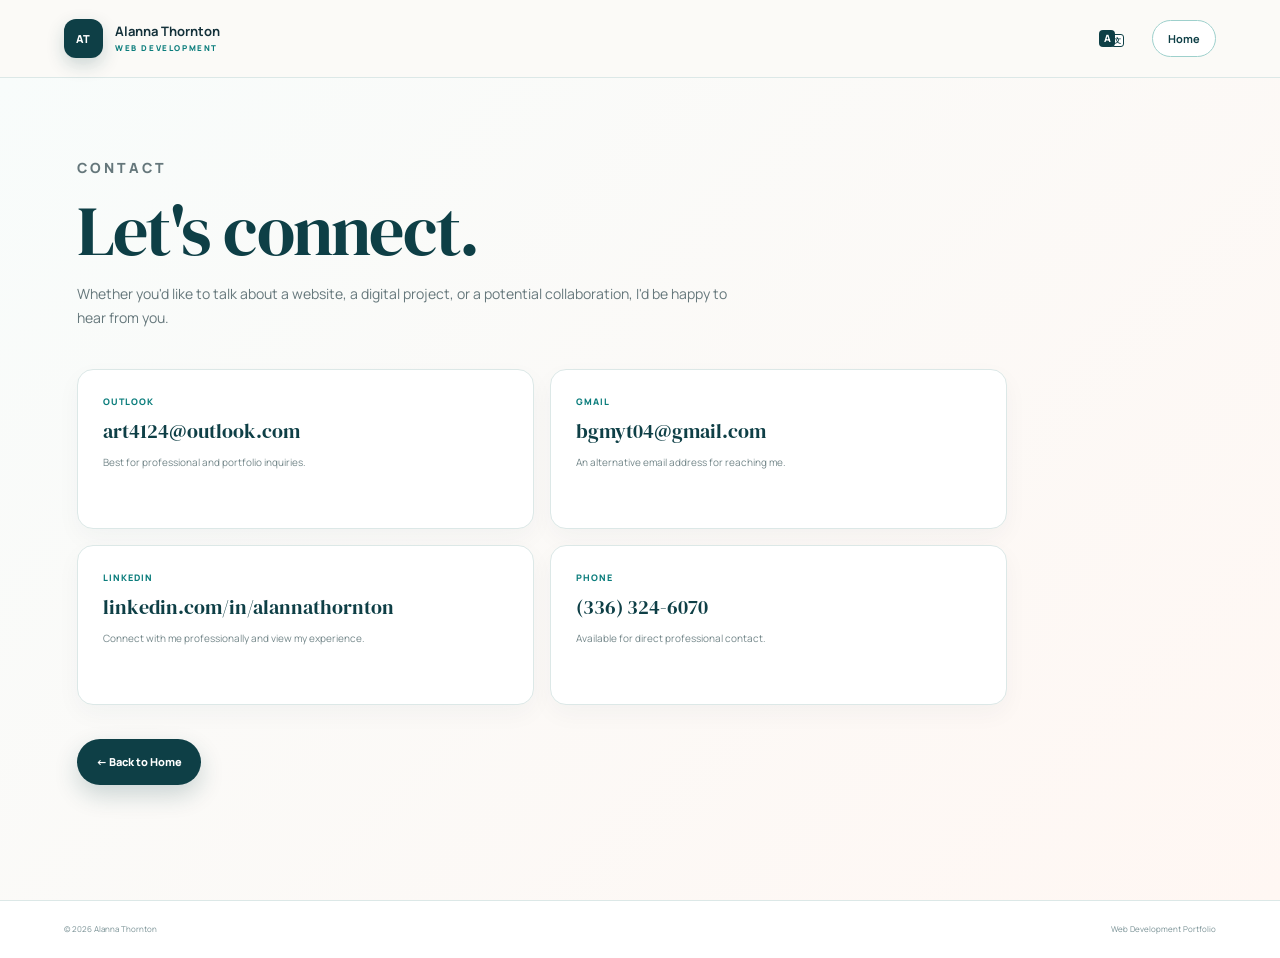
<file: contact.html>
<!DOCTYPE html>
<html lang="en">
<head>
  <meta charset="UTF-8">
  <meta name="viewport" content="width=device-width,initial-scale=1.0">
  <meta http-equiv="Cache-Control" content="no-cache, no-store, must-revalidate">
  <meta http-equiv="Pragma" content="no-cache">
  <meta http-equiv="Expires" content="0">
  <meta name="description" content="Contact Alanna Thornton about web development projects and professional collaboration.">
  <title>Contact | Alanna Thornton</title>
  <link rel="preconnect" href="https://fonts.googleapis.com">
  <link rel="preconnect" href="https://fonts.gstatic.com" crossorigin>
  <link href="https://fonts.googleapis.com/css2?family=DM+Serif+Display&family=Manrope:wght@400;500;600;700;800&display=swap" rel="stylesheet">
  <link rel="stylesheet" href="styles.css?v=3">
  <script src="language.js?v=2" defer></script>
  <script src="script.js?v=3" defer></script>
</head>
<body>
  <a class="skip-link" href="#main" data-i18n="skip">Skip to content</a>

  <header class="site-header">
    <a class="brand" href="index.html" aria-label="Alanna Thornton home">
      <span class="brand-mark">AT</span>
      <span class="brand-copy"><strong>Alanna Thornton</strong><small data-i18n="brandSubtitle">WEB DEVELOPMENT</small></span>
    </a>
    <button class="menu-toggle" type="button" aria-expanded="false" aria-controls="site-nav" aria-label="Open navigation"><span></span><span></span><span></span></button>
    <nav id="site-nav" class="site-nav" aria-label="Main navigation">
      <div class="language-switcher">
        <button class="language-toggle" type="button" aria-label="Change language" aria-haspopup="true" aria-expanded="false"><span class="lang-glyph lang-a">A</span><span class="lang-glyph lang-char">文</span></button>
        <div class="language-menu" role="menu">
          <button type="button" data-lang="en">English</button>
          <button type="button" data-lang="es">Español</button>
          <button type="button" data-lang="ko">한국어</button>
        </div>
      </div>
      <a class="nav-contact" href="index.html" data-i18n="home">Home</a>
    </nav>
  </header>

  <main id="main" class="contact-page">
    <section class="contact-intro reveal">
      <p class="section-kicker" data-i18n="contactKicker">CONTACT</p>
      <h1 data-i18n="contactTitle">Let's connect.</h1>
      <p data-i18n="contactIntro">Whether you'd like to talk about a website, a digital project, or a potential collaboration, I'd be happy to hear from you.</p>
    </section>

    <section class="contact-grid reveal" aria-label="Contact options">
      <article class="contact-card">
        <span data-i18n="outlookLabel">Outlook</span>
        <a href="mailto:art4124@outlook.com">art4124@outlook.com</a>
        <p data-i18n="outlookNote">Best for professional and portfolio inquiries.</p>
      </article>
      <article class="contact-card">
        <span data-i18n="gmailLabel">Gmail</span>
        <a href="mailto:bgmyt04@gmail.com">bgmyt04@gmail.com</a>
        <p data-i18n="gmailNote">An alternative email address for reaching me.</p>
      </article>
      <article class="contact-card">
        <span data-i18n="linkedinLabel">LinkedIn</span>
        <a href="https://www.linkedin.com/in/alannathornton" target="_blank" rel="noopener noreferrer">linkedin.com/in/alannathornton</a>
        <p data-i18n="linkedinNote">Connect with me professionally and view my experience.</p>
      </article>
      <article class="contact-card">
        <span data-i18n="phoneLabel">Phone</span>
        <a href="tel:+13363246070">(336) 324-6070</a>
        <p data-i18n="phoneNote">Available for direct professional contact.</p>
      </article>
    </section>

    <div class="contact-actions reveal">
      <a class="btn btn-primary" href="index.html"><span data-i18n="backHome">← Back to Home</span></a>
    </div>
  </main>

  <footer>
    <span>© 2026 Alanna Thornton</span>
    <span data-i18n="footerText">Web Development Portfolio</span>
  </footer>
</body>
</html>
</file>
<file: styles.css>
:root{
  --ink:#14313a;
  --deep:#0e3f46;
  --turquoise:#14a6a4;
  --turquoise-dark:#0b7d7c;
  --turquoise-soft:#d9f3f1;
  --aqua:#bce8e5;
  --coral:#ef8f7d;
  --coral-soft:#fde7e0;
  --sand:#f7f3ed;
  --cream:#fbfaf7;
  --white:#ffffff;
  --muted:#65777b;
  --line:#dce8e7;
  --shadow:0 24px 70px rgba(13,74,78,.13);
}

*{box-sizing:border-box}
html{scroll-behavior:smooth}
body{margin:0;background:var(--cream);color:var(--ink);font-family:Manrope,sans-serif;font-size:16px;line-height:1.6}
a{color:inherit}
button,a{font:inherit}
.skip-link{position:absolute;left:-9999px;top:12px;background:#fff;padding:10px 14px;z-index:1000;border-radius:8px}.skip-link:focus{left:12px}
.site-header{position:sticky;top:0;z-index:100;min-height:78px;padding:0 clamp(24px,5vw,72px);display:flex;align-items:center;justify-content:space-between;background:rgba(251,250,247,.92);backdrop-filter:blur(18px);border-bottom:1px solid var(--line)}
.brand{display:flex;align-items:center;gap:12px;text-decoration:none}.brand-mark{width:39px;height:39px;border-radius:12px;background:var(--deep);color:#fff;display:grid;place-items:center;font-size:11px;font-weight:800;letter-spacing:.08em;box-shadow:0 7px 18px rgba(14,63,70,.2)}.brand-copy{display:flex;flex-direction:column;line-height:1.1}.brand-copy strong{font-size:13px}.brand-copy small{font-size:8px;letter-spacing:.2em;color:var(--turquoise-dark);margin-top:5px;font-weight:800}
.site-nav{display:flex;align-items:center;gap:28px}.site-nav>a{font-size:11px;font-weight:700;text-decoration:none;color:#50676c;transition:.2s ease}.site-nav>a:hover{color:var(--turquoise-dark)}.site-nav .nav-contact{border:1px solid #9ed0cc;border-radius:999px;padding:9px 15px;color:var(--deep);background:#fff}.site-nav .nav-contact:hover{background:var(--turquoise-soft)}
.menu-toggle{display:none;background:none;border:0;padding:8px;cursor:pointer}.menu-toggle span{display:block;width:22px;height:2px;background:var(--deep);margin:4px 0}
.language-switcher{position:relative;display:flex;align-items:center}.language-toggle{position:relative;width:25px;height:20px;padding:0;border:0;background:transparent;cursor:pointer}.lang-glyph{position:absolute;display:flex;align-items:center;justify-content:center;font-family:Manrope,sans-serif;font-weight:800;line-height:1}.lang-a{left:0;top:1px;width:16px;height:17px;border-radius:4px;background:var(--deep);color:#fff;font-size:10px;z-index:2}.lang-char{left:12px;top:5px;width:13px;height:13px;border:1.1px solid var(--deep);border-radius:3px;background:#fff;color:var(--deep);font-size:7px;z-index:1}.language-toggle:hover .lang-a,.language-toggle:focus-visible .lang-a{background:var(--turquoise-dark)}.language-toggle:focus-visible{outline:2px solid var(--turquoise);outline-offset:3px;border-radius:4px}.language-menu{position:absolute;top:calc(100% + 12px);left:0;z-index:120;min-width:145px;padding:7px;background:#fff;border:1px solid var(--line);border-radius:10px;box-shadow:0 14px 32px rgba(14,63,70,.14);opacity:0;visibility:hidden;pointer-events:none;transform:translateY(-5px);transition:.18s ease}.language-switcher.open .language-menu{opacity:1;visibility:visible;pointer-events:auto;transform:none}.language-menu button{width:100%;border:0;background:transparent;border-radius:7px;padding:9px 10px;text-align:left;font:600 12px/1.2 Manrope,sans-serif;color:#3d595e;cursor:pointer}.language-menu button:hover,.language-menu button:focus-visible{background:var(--turquoise-soft);outline:none}.language-menu button.active{background:#cdebe8;color:var(--deep);font-weight:800}
.hero{min-height:calc(100vh - 78px);display:grid;grid-template-columns:minmax(0,1fr) minmax(420px,.9fr);align-items:center;gap:4vw;padding:clamp(65px,8vw,115px) clamp(24px,6vw,92px);overflow:hidden;background:linear-gradient(135deg,#fbfaf7 0%,#f5fbfa 58%,#fff4ef 100%)}.hero-copy{max-width:700px}.eyebrow,.section-kicker{font-size:9px;font-weight:800;letter-spacing:.22em;color:var(--turquoise-dark);margin:0 0 20px}.eyebrow{display:flex;align-items:center;gap:10px}.eyebrow span{width:28px;height:1px;background:var(--turquoise)}
.hero h1{font-family:"DM Serif Display",serif;font-weight:400;font-size:clamp(54px,6.8vw,92px);line-height:.95;letter-spacing:-.035em;color:var(--deep);margin:0 0 28px}.hero h1 em{font-style:italic;color:var(--turquoise-dark)}.hero-text{max-width:620px;font-size:16px;line-height:1.75;color:var(--muted);margin:0 0 30px}.hero-actions{display:flex;gap:12px;flex-wrap:wrap}
.btn{display:inline-flex;align-items:center;justify-content:center;gap:9px;min-height:46px;padding:0 19px;border-radius:999px;text-decoration:none;font-size:11px;font-weight:800;transition:.2s ease}.btn-primary{background:var(--deep);color:#fff;box-shadow:0 10px 24px rgba(14,63,70,.2)}.btn-primary:hover{transform:translateY(-2px);background:#12545c}.btn-secondary{border:1px solid #a7cfcb;color:var(--deep);background:rgba(255,255,255,.78)}.btn-secondary:hover{border-color:var(--turquoise);background:#fff}
.hero-meta{display:flex;gap:38px;margin-top:48px;padding-top:24px;border-top:1px solid var(--line);max-width:600px}.hero-meta div{display:flex;flex-direction:column}.hero-meta strong{font-family:"DM Serif Display",serif;font-size:23px;color:var(--deep);font-weight:400}.hero-meta span{font-size:9px;color:#71868a;font-weight:700;letter-spacing:.05em;margin-top:2px}
.hero-visual{position:relative;min-height:600px;display:grid;place-items:center;--visual-orb-one:linear-gradient(145deg,#cfeeea,#9fdcd6);--visual-orb-two:#fde7e0;--visual-code-bg:#113f45;--visual-code-text:#d9eeec;--visual-code-keyword:#81d1ca;--visual-code-string:#f4ad9f;--visual-label:#0b7d7c;--visual-label-border:#dce8e7}
.hero-visual[data-feature-theme="analytics"]{--visual-orb-one:linear-gradient(145deg,#e8dff0,#cdb9d9);--visual-orb-two:#e7eee4;--visual-code-bg:#51345f;--visual-code-text:#eee6f2;--visual-code-keyword:#cbb4d8;--visual-code-string:#b7c9b3;--visual-label:#8750a1;--visual-label-border:#e5dee7}
.hero-visual[data-feature-theme="web"]{--visual-orb-one:linear-gradient(145deg,#cfeeea,#9fdcd6);--visual-orb-two:#fde7e0;--visual-code-bg:#113f45;--visual-code-text:#d9eeec;--visual-code-keyword:#81d1ca;--visual-code-string:#f4ad9f;--visual-label:#0b7d7c;--visual-label-border:#dce8e7}
.hero-visual .orb,.hero-visual .code-card,.hero-visual .floating-label{transition:background .9s ease,background-color .9s ease,color .9s ease,border-color .9s ease,box-shadow .9s ease}.orb{position:absolute;border-radius:50%;filter:blur(1px)}.orb-one{width:390px;height:390px;background:var(--visual-orb-one,linear-gradient(145deg,#cfeeea,#9fdcd6));right:3%;top:12%}.orb-two{width:190px;height:190px;background:var(--visual-orb-two,var(--coral-soft));left:4%;bottom:6%;opacity:.95}.browser-card{position:relative;width:min(520px,88%);background:#fff;border:1px solid var(--feature-border,#d2e4e2);border-radius:18px;box-shadow:var(--shadow);overflow:hidden;transform:rotate(-1.5deg);z-index:3;--feature-deep:#0e3f46;--feature-accent:#0b7d7c;--feature-soft:#d9f3f1;--feature-border:#d2e4e2;--feature-bg:#f4fbfa;transition:border-color .9s ease}
.browser-card[data-feature-theme="analytics"]{--feature-deep:#51345F;--feature-accent:#8750A1;--feature-soft:#EAE1F2;--feature-border:#ded2e3;--feature-bg:#faf6fc}
.browser-card[data-feature-theme="web"]{--feature-deep:#0e3f46;--feature-accent:#0b7d7c;--feature-soft:#d9f3f1;--feature-border:#d2e4e2;--feature-bg:#f4fbfa}.browser-top{height:45px;display:flex;align-items:center;padding:0 14px;border-bottom:1px solid var(--feature-border,#e4eeee);background:#f9fcfb;transition:border-color .9s ease}.browser-dots{display:flex;gap:5px}.browser-dots i,.code-dots i{width:7px;height:7px;border-radius:50%;background:#a9d7d3}.browser-card .browser-dots i{background:var(--feature-soft);transition:background-color .9s ease}.browser-url{margin:auto;font-size:8px;color:#789094;background:#fff;border:1px solid #e0ecea;padding:5px 25px;border-radius:999px}.browser-body{padding:30px 33px 38px;background:linear-gradient(135deg,#fff,var(--feature-bg,#f4fbfa));transition:background .9s ease}.browser-body.featured-projects{position:relative;min-height:330px}.hero-project-preview{position:absolute;inset:30px 33px 38px;opacity:0;visibility:hidden;transition:opacity .9s ease,visibility .9s ease;pointer-events:none}.hero-project-preview.active{opacity:1;visibility:visible;pointer-events:auto}.mini-nav{display:flex;justify-content:space-between;align-items:center;font-size:7px;color:#627d81;margin-bottom:55px}.mini-nav b{font-size:8px;color:var(--feature-deep,var(--deep));letter-spacing:.08em;transition:color .9s ease}.mini-kicker{font-size:7px;font-weight:800;letter-spacing:.14em;color:var(--feature-accent,var(--turquoise-dark));margin:0 0 10px;transition:color .9s ease}.browser-body h2{font-family:"DM Serif Display",serif;color:var(--feature-deep,var(--deep));font-weight:400;font-size:37px;line-height:1;margin:0 0 13px;transition:color .9s ease}.mini-copy{font-size:9px;color:#718388;max-width:230px}.mini-pills{display:flex;gap:5px;margin-top:18px}.mini-pills span{font-size:7px;font-weight:700;color:var(--feature-deep,var(--deep));background:var(--feature-soft,var(--turquoise-soft));padding:5px 7px;border-radius:999px;transition:color .9s ease,background-color .9s ease}
.code-card{position:absolute;width:270px;padding:18px 20px;border-radius:14px;background:var(--visual-code-bg,#113f45);color:var(--visual-code-text,#d9eeec);box-shadow:0 18px 40px rgba(13,61,66,.2);font:10px/1.8 ui-monospace,SFMono-Regular,Menlo,monospace;z-index:1}.code-card span{color:var(--visual-code-keyword,#81d1ca)}.code-card b{color:var(--visual-code-string,#f4ad9f);font-weight:500}.code-dots{display:flex;gap:5px;margin-bottom:13px}.card-back{left:-1%;top:8%;transform:rotate(-8deg)}.floating-label{position:absolute;background:#fff;border:1px solid var(--visual-label-border,var(--line));border-radius:999px;padding:8px 13px;font-size:8px;font-weight:800;color:var(--visual-label,var(--turquoise-dark));box-shadow:0 10px 25px rgba(14,63,70,.1);z-index:5}.label-one{right:0;top:19%}.label-two{left:4%;bottom:18%}.hero-visual[data-feature-theme="web"] .label-two{color:#bc654f;border-color:#f4c7bc}
.section{padding:105px clamp(24px,6vw,92px)}.section-heading{display:flex;align-items:end;justify-content:space-between;gap:50px;margin-bottom:48px}.section-heading>div{max-width:700px}.section-heading h2,.process-intro h2,.about-panel h2,.contact-intro h1{font-family:"DM Serif Display",serif;font-weight:400;color:var(--deep);font-size:clamp(38px,4.8vw,62px);line-height:1.02;letter-spacing:-.025em;margin:0}.section-heading>p{max-width:380px;font-size:12px;color:var(--muted);line-height:1.7;margin:0}
.work-section{background:#fff;border-top:1px solid var(--line);border-bottom:1px solid var(--line)}.project-carousel{position:relative}.carousel-viewport{overflow:hidden}.carousel-track{display:flex;transition:transform .45s ease}.project-slide{flex:0 0 100%;display:grid;grid-template-columns:minmax(0,1.08fr) minmax(360px,.92fr);border:1px solid var(--line);border-radius:24px;overflow:hidden;background:#fff;box-shadow:0 15px 50px rgba(14,63,70,.08)}
.carousel-arrow{width:36px;height:36px;border-radius:50%;border:1px solid #a9d2ce;background:#fff;color:var(--deep);font-size:16px;cursor:pointer;transition:.2s ease}.carousel-arrow:hover:not(:disabled){background:var(--turquoise-soft);border-color:var(--turquoise);transform:translateY(-2px)}.carousel-arrow:disabled{opacity:.3;cursor:not-allowed}.carousel-footer{display:flex;align-items:center;justify-content:center;gap:12px;margin-top:20px}.carousel-dots{display:flex;gap:7px}.carousel-dot{width:8px;height:8px;padding:0;border:0;border-radius:50%;background:#bddbd8;cursor:pointer}.carousel-dot.active{background:var(--turquoise-dark)}.carousel-count{font-size:9px;font-weight:800;color:#6d8487;letter-spacing:.08em}
.project-preview{min-height:560px;background:linear-gradient(145deg,#dff4f1,#f8fcfb);display:flex;align-items:center;justify-content:center;padding:45px}.project-window{width:min(610px,100%);background:#fff;border:1px solid #cfe2e0;border-radius:15px;box-shadow:0 25px 55px rgba(14,63,70,.13);overflow:hidden}.project-window-bar{height:42px;display:flex;align-items:center;justify-content:space-between;padding:0 14px;border-bottom:1px solid #e1eceb;background:#f8fbfb}.project-window-bar div{display:flex;gap:5px}.project-window-bar i{width:7px;height:7px;border-radius:50%;background:#a9d7d3}.project-window-bar span{font-size:7px;color:#789094}.project-window-body{padding:30px 32px 35px}.preview-kicker{font-size:6px;font-weight:800;letter-spacing:.15em;color:var(--turquoise-dark);margin:0 0 35px}.preview-grid{display:grid;grid-template-columns:1.05fr .95fr;gap:25px;align-items:center}.preview-grid h3{font-family:"DM Serif Display",serif;font-weight:400;font-size:35px;line-height:1;color:var(--deep);margin:0 0 12px}.preview-grid p{font-size:8px;line-height:1.65;color:#6e8286;margin:0 0 15px}.preview-button{display:inline-flex;background:var(--deep);color:#fff;font-size:7px;font-weight:700;padding:7px 11px;border-radius:999px}.preview-art{position:relative;min-height:195px;border-radius:12px;background:#d7efec;overflow:hidden}.flower{position:absolute;font-size:80px;color:#4db8b0;left:15px;top:0;transform:rotate(-10deg)}.preview-frame{position:absolute;right:19px;top:24px;background:#fff;border:6px solid #95d0cb;padding:16px 18px;text-align:center;font-size:8px;line-height:1.35;letter-spacing:.13em;color:var(--deep);font-weight:800}.preview-books{position:absolute;bottom:18px;left:38px;right:38px}.preview-books i{display:block;height:14px;border-radius:2px;margin-top:4px;background:#45aaa5}.preview-books i:nth-child(2){background:#efb0a2;width:82%}.preview-books i:nth-child(3){background:#9ccfc9;width:68%}
.project-details{padding:48px}.project-topline{display:flex;justify-content:space-between;align-items:center;margin-bottom:26px}.project-number{font-size:9px;letter-spacing:.17em;font-weight:800;color:var(--turquoise-dark)}.status{font-size:8px;letter-spacing:.12em;font-weight:800;color:#116c68;background:#d8f2ef;border-radius:999px;padding:6px 9px}.project-details h3{font-family:"DM Serif Display",serif;font-size:39px;line-height:1.05;font-weight:400;color:var(--deep);margin:0 0 10px}.project-role{font-size:10px!important;font-weight:800;color:#35817e!important;line-height:1.55!important;margin-bottom:20px!important}.project-details>p{font-size:12px;line-height:1.75;color:var(--muted);margin:0 0 22px}.project-highlights{display:grid;grid-template-columns:1fr 1fr;gap:8px;margin-bottom:22px}.project-highlights span{padding:10px 11px;border:1px solid var(--line);background:#fbfdfc;border-radius:9px;font-size:9px;font-weight:600;color:#4f696d}.tool-row{display:flex;gap:6px;flex-wrap:wrap;margin-bottom:25px}.tool-row span{font-size:8px;font-weight:800;color:var(--deep);background:var(--turquoise-soft);padding:6px 8px;border-radius:999px}.project-actions{display:flex;gap:22px;flex-wrap:wrap}.text-link{font-size:10px;font-weight:800;color:var(--turquoise-dark);text-decoration:none;border-bottom:1px solid #9ccfc9;padding-bottom:3px}.text-link:hover{color:var(--deep)}.text-link.muted{color:#708589}
.coming-next{margin-top:20px;display:flex;gap:18px;align-items:center;padding:18px 22px;border:1px dashed #acd6d2;border-radius:12px;background:#f7fcfb}.coming-next span{font-size:8px;letter-spacing:.15em;font-weight:800;color:var(--turquoise-dark)}.coming-next p{font-size:10px;color:#6f8487;margin:0}
.designed-section{margin-top:55px;padding-top:48px;border-top:1px solid var(--line)}.designed-heading{display:grid;grid-template-columns:minmax(0,.8fr) minmax(0,1.2fr);gap:20px 55px;align-items:end;margin-bottom:24px}.designed-heading .section-kicker{grid-column:1/-1;margin-bottom:0}.designed-heading h3{font-family:"DM Serif Display",serif;font-size:34px;line-height:1.05;font-weight:400;color:var(--deep);margin:0}.designed-heading>p{font-size:11px;color:var(--muted);line-height:1.7;margin:0;max-width:520px}.designed-grid{display:grid;grid-template-columns:repeat(4,1fr);gap:12px}.designed-card{display:flex;align-items:center;gap:12px;border:1px solid var(--line);border-radius:14px;padding:18px;background:#fbfdfc}.designed-card.personal{background:linear-gradient(135deg,#e7f7f5,#fff5f1)}.designed-icon{width:38px;height:38px;flex:0 0 38px;border-radius:11px;background:var(--deep);color:#fff;display:grid;place-items:center;font-size:9px;font-weight:800}.designed-logo{width:22px;height:22px;display:block;object-fit:contain}.designed-card.personal .designed-icon{overflow:hidden;border-radius:11px;background:var(--deep)}.designed-logo.personal-logo{width:30px;height:30px;object-fit:cover;object-position:center;transform:none;border-radius:50%}.designed-card:nth-child(2) .designed-icon{background:var(--turquoise-dark)}.designed-card:nth-child(3) .designed-icon{background:var(--coral)}.designed-card:nth-child(4) .designed-icon{background:#233b40}.designed-card div:last-child{display:flex;flex-direction:column}.designed-card strong{font-size:10px;color:var(--deep)}.designed-card span{font-size:8px;color:#74878a;margin-top:3px}
.capabilities-section{background:var(--sand)}.capability-grid{display:grid;grid-template-columns:repeat(3,1fr);gap:14px}.cap-card{min-height:250px;padding:26px;border:1px solid #d9e8e6;border-radius:18px;background:#fff;transition:.25s ease}.cap-card:hover{transform:translateY(-4px);box-shadow:0 15px 36px rgba(14,63,70,.08);border-color:#aed9d5}.cap-number{font-family:"DM Serif Display",serif;font-size:28px;color:#8fcac5}.cap-card:nth-child(2n) .cap-number{color:#e8a08f}.cap-card h3{font-size:15px;color:var(--deep);margin:46px 0 10px}.cap-card p{font-size:11px;line-height:1.7;color:var(--muted);margin:0}.capability-process{margin-top:58px;padding:34px 30px 30px;border:1px solid #d9e8e6;border-radius:18px;background:var(--deep);color:#fff}.process-label{margin:0 0 8px;font-size:8px;font-weight:800;letter-spacing:.18em;color:#7ed2cc}.process-track{display:grid;grid-template-columns:auto 1fr auto 1fr auto 1fr auto 1fr auto 1fr auto;align-items:center;margin-top:26px}.process-step{display:flex;flex-direction:column;min-width:95px}.process-step span{font-size:8px;letter-spacing:.12em;color:#7ed2cc;font-weight:800;margin-bottom:12px}.process-step strong{font-size:12px;margin-bottom:4px;color:#fff}.process-step small{font-size:8px;color:#a9c3c5}.process-line{height:1px;background:linear-gradient(90deg,#426c70,#7ccbc5);margin:0 13px}
.about-section{background:#fff}.about-panel{display:grid;grid-template-columns:1fr 1fr;gap:9vw;padding:65px 0;border-top:1px solid var(--line);border-bottom:1px solid var(--line)}.about-copy p{font-size:13px;line-height:1.85;color:var(--muted);margin:0 0 16px}.about-copy .text-link{display:inline-block;margin-top:6px}
footer{padding:22px clamp(24px,5vw,72px);display:flex;justify-content:space-between;gap:20px;border-top:1px solid var(--line);font-size:8px;color:#789094;background:#fff}
.contact-page{min-height:calc(100vh - 78px);padding:78px clamp(24px,6vw,92px) 90px;background:linear-gradient(135deg,#f8fcfb,#fff7f3)}.contact-intro{max-width:760px;margin-bottom:38px}.contact-intro .section-kicker{margin-bottom:14px}.contact-intro h1{font-size:clamp(44px,5.6vw,70px);margin:0 0 16px}.contact-intro>p{max-width:680px;font-size:14px;line-height:1.75;color:var(--muted);margin:0}.contact-grid{display:grid;grid-template-columns:repeat(2,minmax(0,1fr));gap:16px;max-width:930px}.contact-card{border:1px solid var(--line);border-radius:16px;padding:25px;background:#fff;min-height:160px;display:flex;flex-direction:column;align-items:flex-start;box-shadow:0 9px 25px rgba(14,63,70,.04)}.contact-card>span{font-size:9px;font-weight:800;letter-spacing:.12em;text-transform:uppercase;color:var(--turquoise-dark);margin-bottom:10px}.contact-card>a{font-family:"DM Serif Display",serif;font-size:20px;line-height:1.25;color:var(--deep);text-decoration:none;overflow-wrap:anywhere}.contact-card>a:hover,.contact-card>a:focus-visible{color:var(--turquoise-dark);text-decoration:underline}.contact-card>p{font-size:10px;line-height:1.65;color:#74878a;margin:10px 0 0}.contact-actions{display:flex;gap:12px;flex-wrap:wrap;margin-top:34px}
.reveal{opacity:0;transform:translateY(18px);transition:opacity .65s ease,transform .65s ease}.reveal.visible{opacity:1;transform:none}
@media(max-width:1050px){.hero{grid-template-columns:1fr;min-height:auto}.hero-copy{max-width:760px}.hero-visual{min-height:520px}.project-slide{grid-template-columns:1fr}.project-preview{min-height:460px}.designed-grid{grid-template-columns:repeat(2,1fr)}.capability-grid{grid-template-columns:repeat(2,1fr)}.process-track{grid-template-columns:repeat(3,1fr);gap:30px}.process-line{display:none}}
@media(max-width:760px){.capability-process{padding:28px 24px}.site-header{min-height:68px}.menu-toggle{display:block}.site-nav{display:none;position:absolute;top:68px;left:0;right:0;background:#fbfaf7;border-bottom:1px solid var(--line);padding:18px 24px 24px;flex-direction:column;align-items:flex-start;gap:15px}.site-nav.open{display:flex}.site-nav .nav-contact{padding:8px 13px}.language-menu{left:0}.hero{padding-top:70px;grid-template-columns:1fr}.hero h1{font-size:clamp(49px,15vw,68px)}.hero-visual{min-height:420px;margin-top:5px}.browser-card{width:94%}.card-back{width:220px}.floating-label{display:none}.hero-meta{gap:20px;justify-content:space-between}.section{padding-top:80px;padding-bottom:80px}.section-heading{display:block}.section-heading>p{margin-top:18px}.project-carousel{display:block}.carousel-arrow{position:static}.project-preview{min-height:350px;padding:22px}.project-details{padding:28px 24px}.project-highlights{grid-template-columns:1fr}.designed-heading{grid-template-columns:1fr;gap:12px}.designed-grid{grid-template-columns:1fr 1fr}.capability-grid{grid-template-columns:1fr}.cap-card{min-height:210px}.cap-card h3{margin-top:30px}.process-track{grid-template-columns:repeat(2,1fr)}.about-panel{grid-template-columns:1fr;gap:35px}.contact-grid{grid-template-columns:1fr}footer{flex-direction:column;gap:5px}}
@media(max-width:480px){.brand-copy small{display:none}.hero{padding-left:20px;padding-right:20px}.hero-text{font-size:14px}.hero-meta{flex-wrap:wrap}.hero-meta div{min-width:85px}.browser-body{padding:25px 23px 30px}.browser-body.featured-projects{min-height:300px}.hero-project-preview{inset:25px 23px 30px}.mini-nav{margin-bottom:40px}.browser-body h2{font-size:31px}.code-card{display:none}.project-preview{padding:15px}.project-window-body{padding:24px 22px 28px}.preview-grid{grid-template-columns:1fr}.preview-art{display:none}.designed-grid{grid-template-columns:1fr}.process-track{grid-template-columns:1fr}.contact-page{padding-left:20px;padding-right:20px}}
@media(prefers-reduced-motion:reduce){html{scroll-behavior:auto}.reveal{opacity:1;transform:none;transition:none}.hero-project-preview{transition:none}*{transition-duration:.01ms!important}}
/* Featured apps: visual accents consistent with the original portfolio */
.project-chaek .project-preview{background:linear-gradient(145deg,#e4f4eb,#f7fcf7)}
.project-chaek .preview-art{background:#cfe9d8}
.project-chaek .preview-books i{background:#6ca988}
.project-chaek .preview-books i:nth-child(2){background:#c7aa78}
.project-vune .project-preview{background:linear-gradient(145deg,#eee4f8,#faf7fe)}
.project-vune .preview-art{background:#e3d8f4}
.project-vune .preview-art .flower{color:#9174bf}
.project-vune .preview-frame{border-color:#b9a5d7}
.project-vune .preview-books i{background:#9578c1}
.project-vune .preview-books i:nth-child(2){background:#d1a3bd}
.project-roadmap .project-preview{background:linear-gradient(145deg,#e8eff8,#fafcff)}
.project-roadmap .preview-art{background:#dce7f5}
.project-roadmap .preview-art .flower{color:#789ac8}
.project-roadmap .preview-frame{border-color:#b1c5e0}
.project-roadmap .preview-books i{background:#7396c8}
.project-roadmap .preview-books i:nth-child(2){background:#b8c0dd}
.project-slide .status-chaek{background:#fff0d5;color:#805a1e}
.project-slide .status-vune{background:#efe4f8;color:#694e8a}
.project-slide .status-roadmap{background:#e2edf9;color:#365f91}
.project-slide .preview-grid h3{overflow-wrap:normal}
</file>
